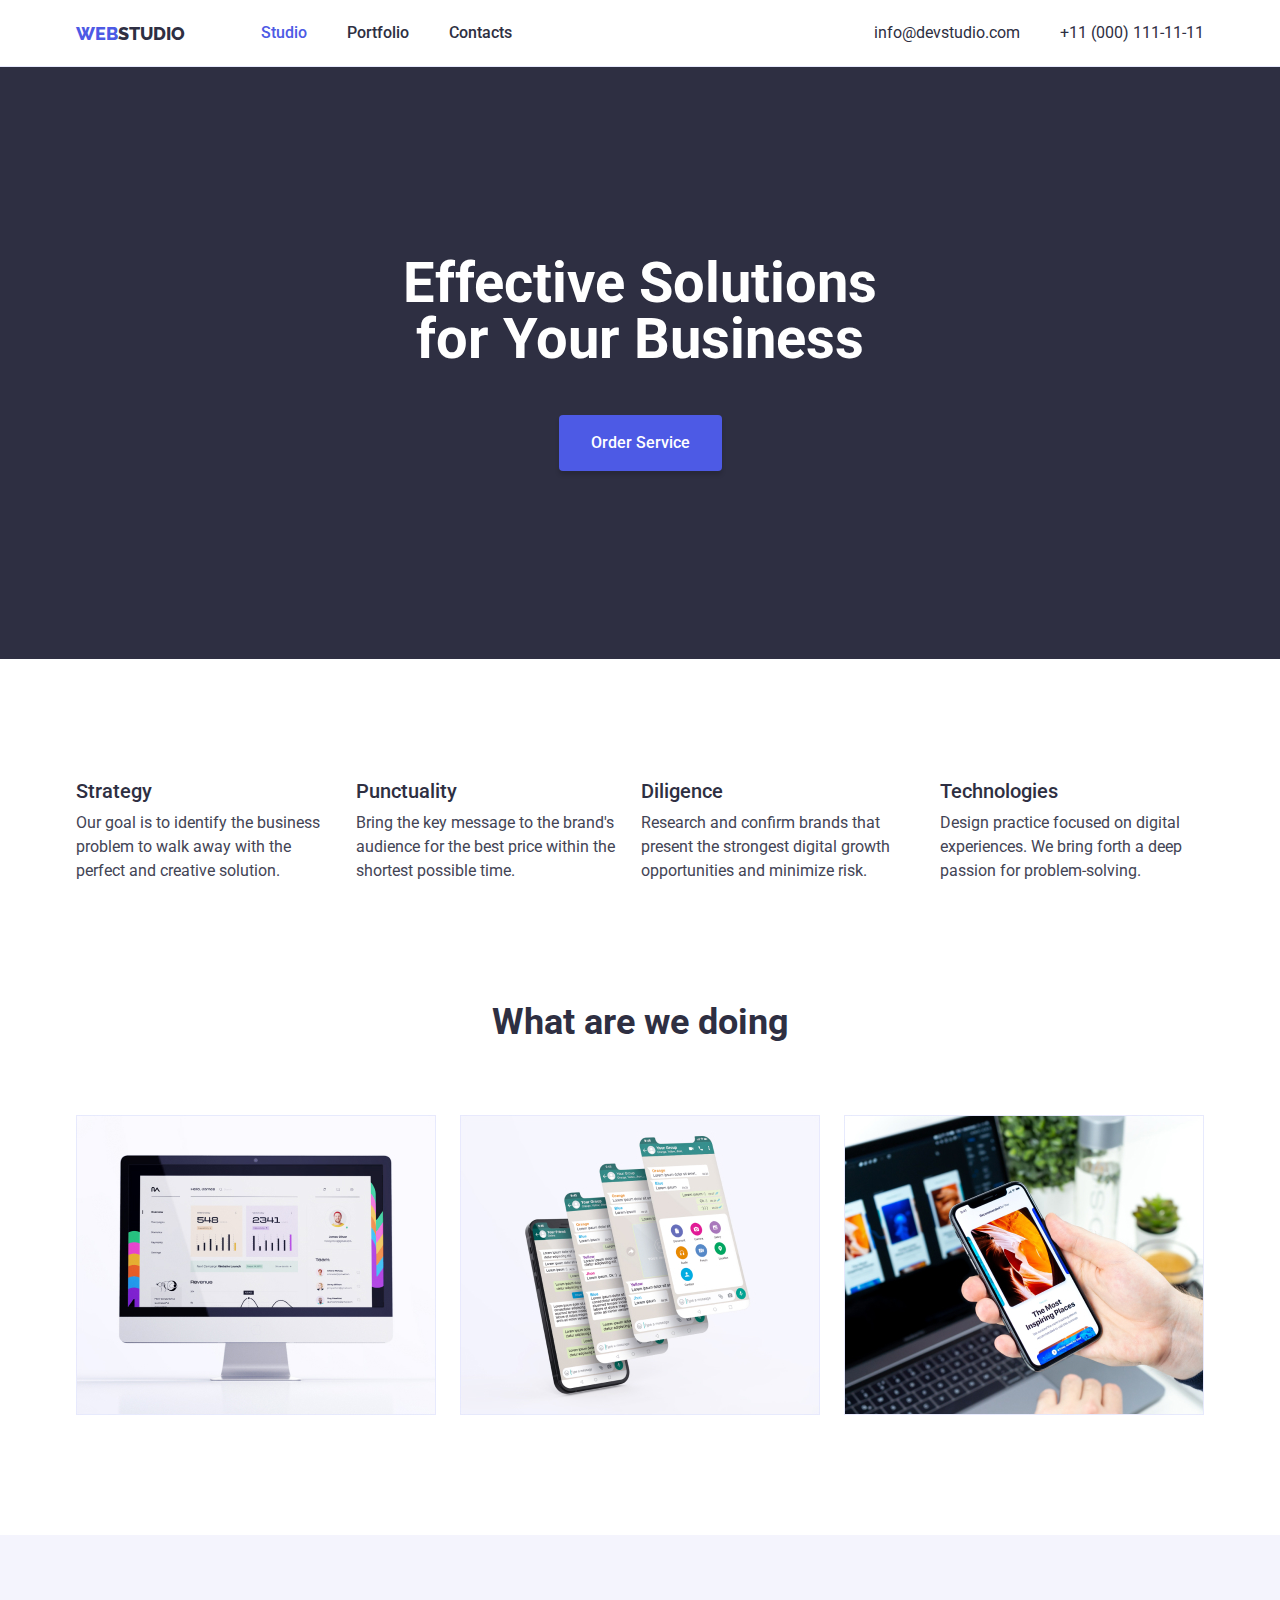
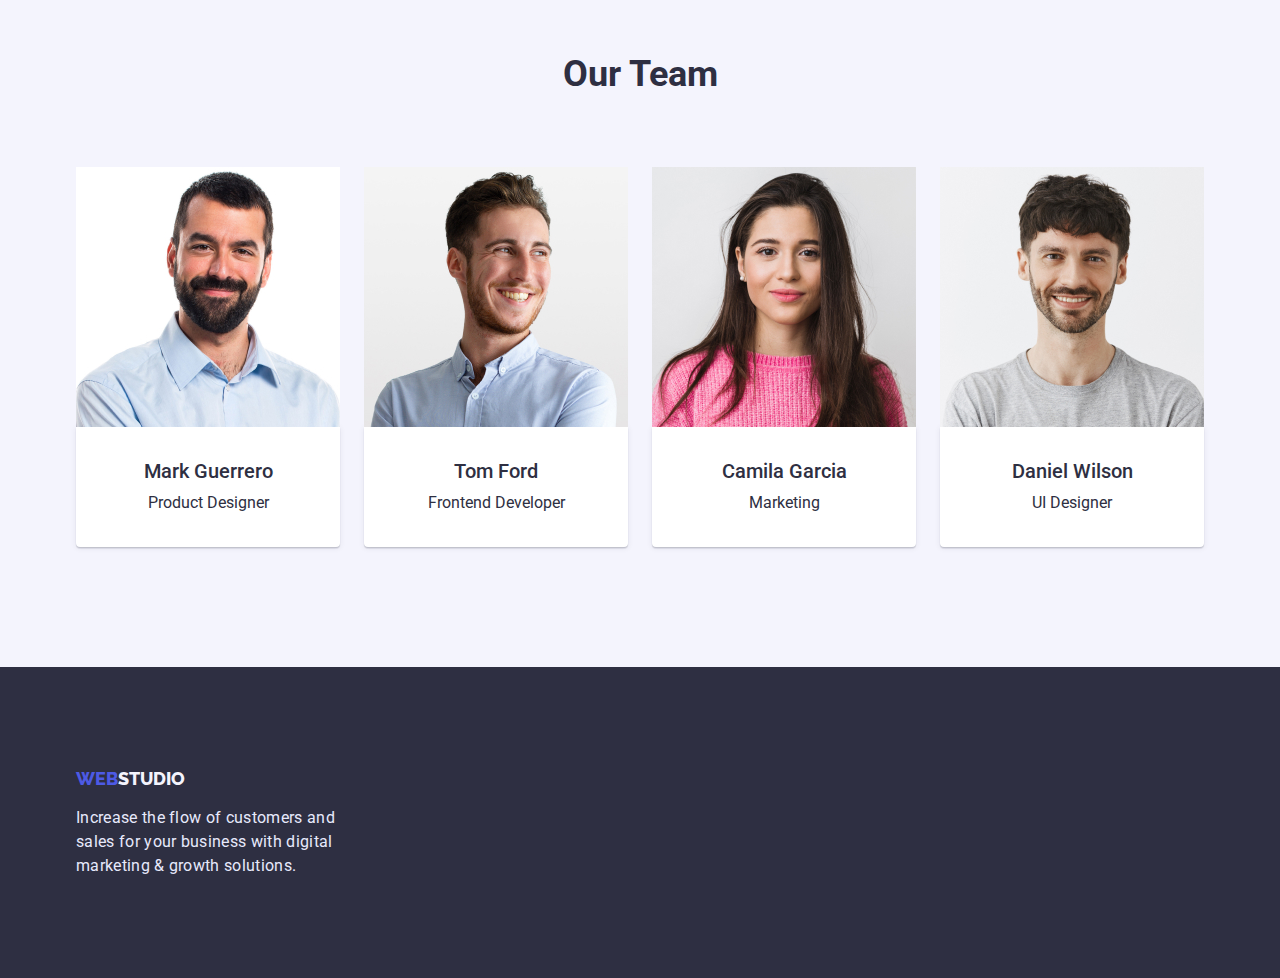
<file: index.html>
<!DOCTYPE html>
<html lang="en">
  <head>
    <meta charset="UTF-8" />
    <meta http-equiv="X-UA-Compatible" content="IE=edge" />
    <meta name="viewport" content="width=device-width, initial-scale=1.0" />
    <title>Document</title>

    <link
      rel="stylesheet"
      href="https://cdn.jsdelivr.net/npm/modern-normalize@1.1.0/modern-normalize.min.css"
    />

    <link
      href="https://fonts.googleapis.com/css2?family=Raleway:wght@800&family=Roboto:wght@400;500;700;900&display=swap"
      rel="stylesheet"
    />

    <link rel="stylesheet" href="./css/styles.css" />
  </head>
  <body>
    <header class="header-block">
      <div class="container header-container-blok">
        <nav class="header-container">
          <a href="index.html" class="logo-decoretion">
            <span class="logo">web</span
            ><span class="logo logo-black">studio</span></a
          >
          <ul class="link-block">
            <li><a class="link, current" href="./index.html">Studio</a></li>
            <li><a class="link" href="./portfolio.html">Portfolio</a></li>
            <li><a class="link" href="">Contacts</a></li>
          </ul>
        </nav>
        <ul class="contacts-block">
          <li>
            <a class="contacts" href="meilto:info@devstudio.com"
              >info@devstudio.com</a
            >
          </li>
          <li>
            <a class="contacts" href="tel:+110001111111">+11 (000) 111-11-11</a>
          </li>
        </ul>
      </div>
    </header>
    <main>
      <!--hero image-->

      <section class="hero">
        <div class="container">
          <h1 class="hero-name">Effective Solutions for Your Business</h1>
          <button type="button" class="hero-button">Order Service</button>
        </div>
      </section>

      <!--section 1-->
      <section class="section">
        <h2 hidden class="visuallyhidden">Title</h2>
        <ul class="link-style container">
          <li>
            <h3 class="feature">Strategy</h3>
            <p class="feature-text">
              Our goal is to identify the business problem to walk away with the
              perfect and creative solution.
            </p>
          </li>
          <li>
            <h3 class="feature">Punctuality</h3>
            <p class="feature-text">
              Bring the key message to the brand's audience for the best price
              within the shortest possible time.
            </p>
          </li>
          <li>
            <h3 class="feature">Diligence</h3>
            <p class="feature-text">
              Research and confirm brands that present the strongest digital
              growth opportunities and minimize risk.
            </p>
          </li>
          <li>
            <h3 class="feature">Technologies</h3>
            <p class="feature-text">
              Design practice focused on digital experiences. We bring forth a
              deep passion for problem-solving.
            </p>
          </li>
        </ul>
      </section>
      <!--section 2-->
      <section class="section-two section">
        <div class="container">
          <h2 class="section-name">What are we doing</h2>
          <ul class="img-block">
            <li class="team-card-one">
              <img
                src="./images/img1.jpg"
                alt="img1"
                width="360"
                height="300"
              />
            </li>
            <li class="img-block-link">
              <img
                src="./images/img2.jpg"
                alt="img2"
                width="360"
                height="300"
              />
            </li>
            <li class="img-block-link">
              <img
                src="./images/img3.jpg"
                alt="img3"
                width="360"
                height="300"
              />
            </li>
          </ul>
        </div>
      </section>
      <!--selection 3-->
      <section class="team-section">
        <div class="container section">
          <h2 class="section-name">Our Team</h2>

          <ul class="team-block">
            <li class="team-card-one">
              <img
                src="./images/img-3.jpg"
                alt="Mark"
                width="264"
                height="260"
              />
              <div class="team-wrapper">
                <h3 class="subtitle">Mark Guerrero</h3>
                <p class="text">Product Designer</p>
              </div>
            </li>
            <li class="team-card">
              <img
                src="./images/img-2.jpg"
                alt="Tom"
                width="264"
                height="260"
              />
              <div class="team-wrapper">
                <h3 class="subtitle">Tom Ford</h3>
                <p class="text">Frontend Developer</p>
              </div>
            </li>
            <li class="team-card">
              <img
                src="./images/img-1.jpg"
                alt="Camila"
                width="264"
                height="260"
              />
              <div class="team-wrapper">
                <h3 class="subtitle">Camila Garcia</h3>
                <p class="text">Marketing</p>
              </div>
            </li>
            <li class="team-card">
              <img
                src="./images/img.jpg"
                alt="Daniel"
                width="264"
                height="260"
              />
              <div class="team-wrapper">
                <h3 class="subtitle">Daniel Wilson</h3>
                <p class="text">UI Designer</p>
              </div>
            </li>
          </ul>
        </div>
      </section>
    </main>
    <!--Footer-->
    <footer class="background-footer">
      <div class="footer-block container">
        <a class="logo-decoretion" href="index.html">
          <span class="logo">web</span
          ><span class="logo logo-white">studio</span></a
        >
        <p class="footer-text">
          Increase the flow of customers and sales for your business with
          digital marketing & growth solutions.
        </p>
      </div>
    </footer>
  </body>
</html>
</file>
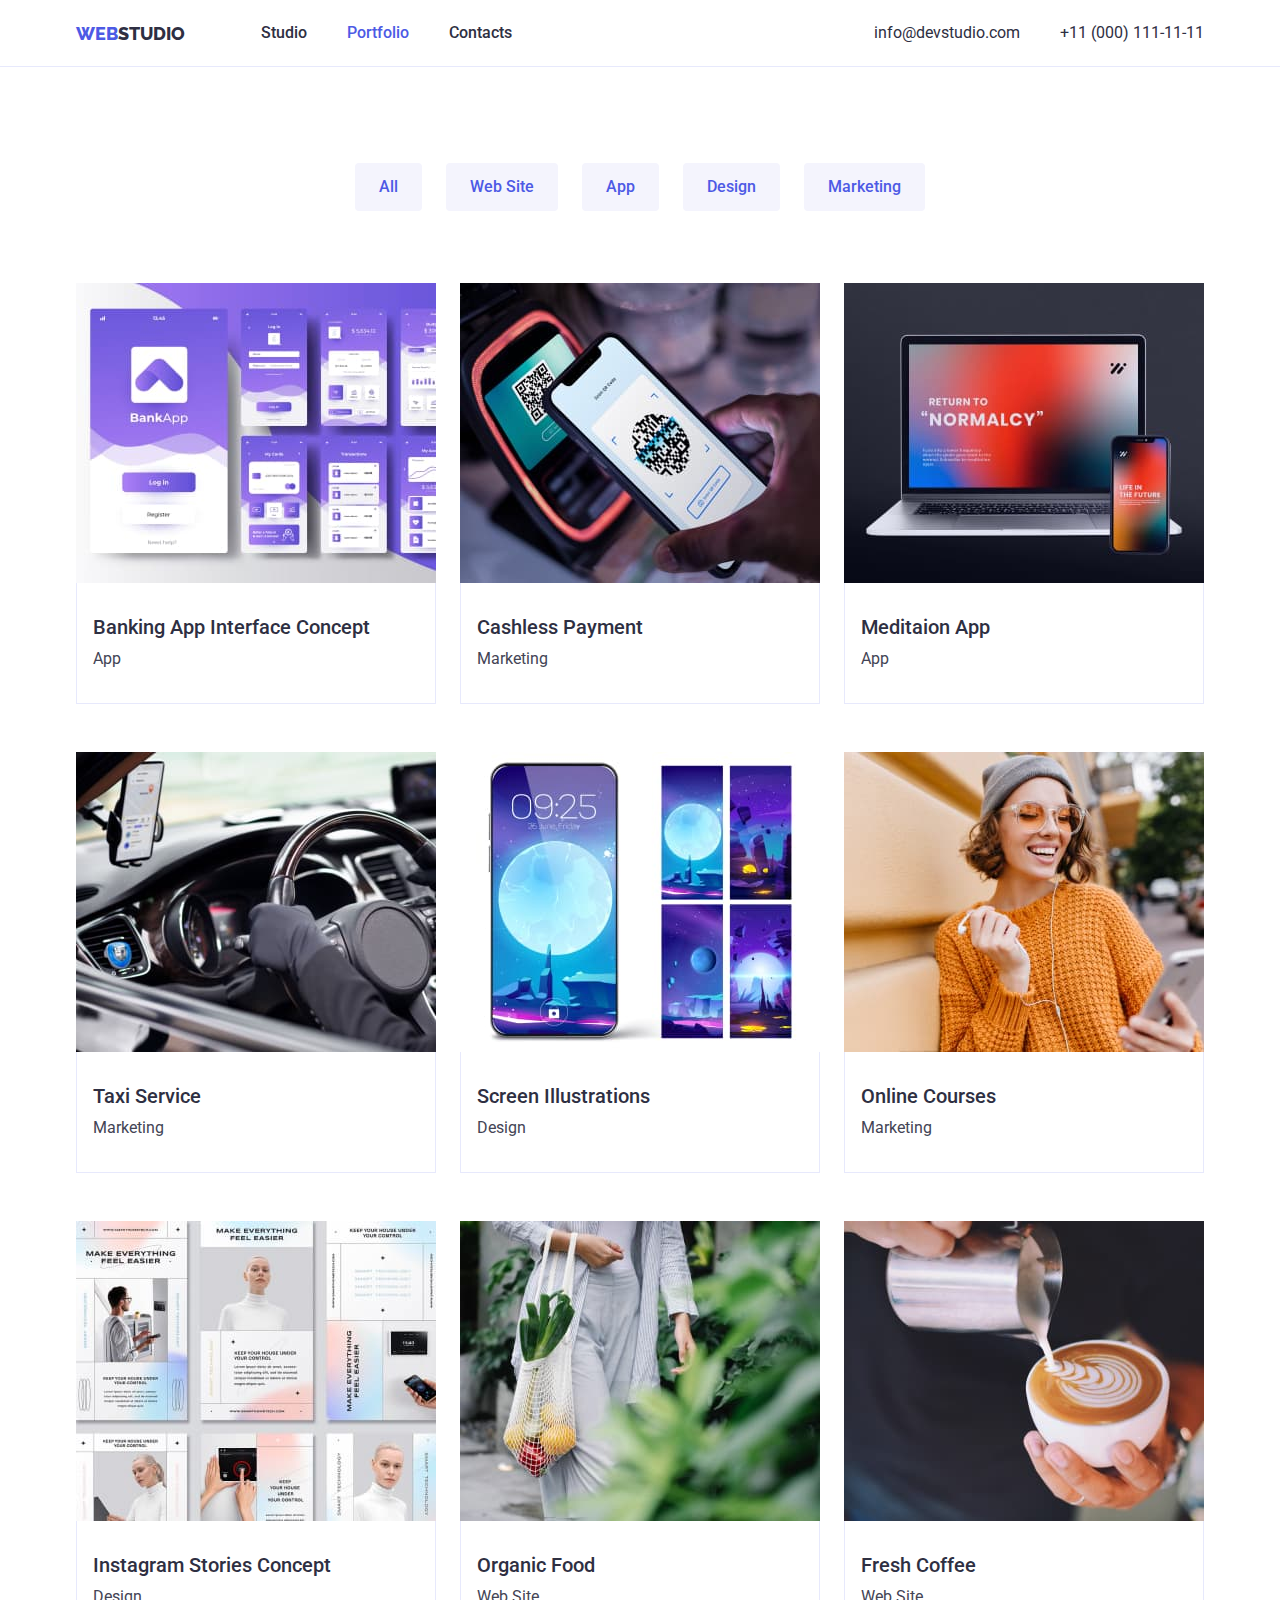
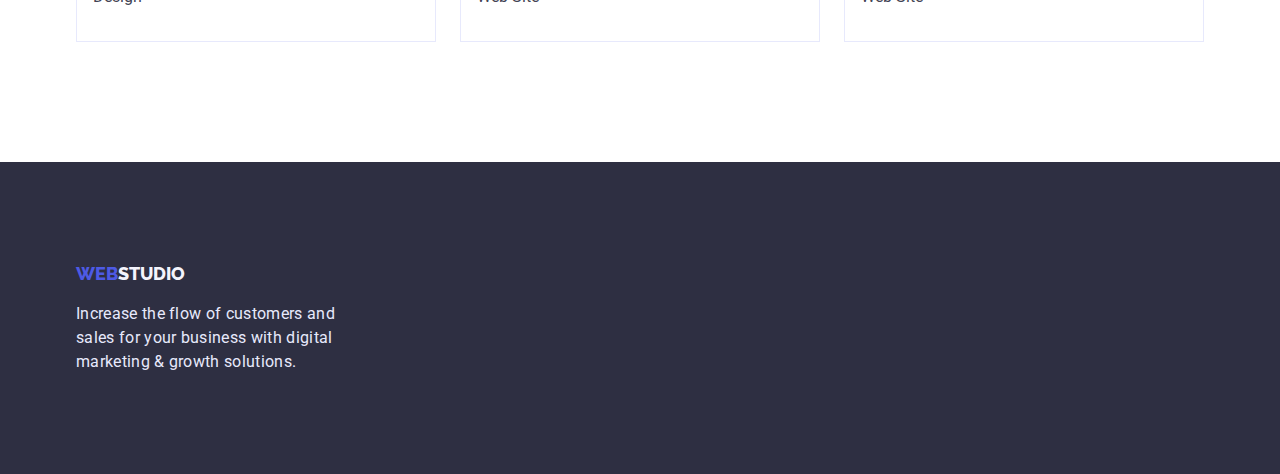
<file: portfolio.html>
<!DOCTYPE html>
<html lang="en">
  <head>
    <meta charset="UTF-8" />
    <meta http-equiv="X-UA-Compatible" content="IE=edge" />
    <meta name="viewport" content="width=device-width, initial-scale=1.0" />
    <title>Document</title>

    <link
      rel="stylesheet"
      href="https://cdn.jsdelivr.net/npm/modern-normalize@1.1.0/modern-normalize.min.css"
    />

    <link
      href="https://fonts.googleapis.com/css2?family=Raleway:wght@800&family=Roboto:wght@400;500;700&display=swap"
      rel="stylesheet"
    />

    <link rel="stylesheet" href="./css/styles.css" />
  </head>
  <body>
    <header class="header-block">
      <div class="container header-container-blok">
        <nav class="header-container">
          <a href="index.html" class="logo-decoretion">
            <span class="logo">web</span
            ><span class="logo logo-black">studio</span></a
          >
          <ul class="link-block">
            <li><a class="link" href="./index.html">Studio</a></li>
            <li><a class="link, current" href="">Portfolio</a></li>
            <li><a class="link" href="">Contacts</a></li>
          </ul>
        </nav>
        <ul class="contacts-block">
          <li>
            <a class="contacts" href="meilto:info@devstudio.com"
              >info@devstudio.com</a
            >
          </li>
          <li>
            <a class="contacts" href="tel:+110001111111">+11 (000) 111-11-11</a>
          </li>
        </ul>
      </div>
    </header>
    <main>
      <section class="section portfolio-section">
        <div class="container">
          <h1 class="visuallyhidden">Portfolio</h1>
          <ul class="btn-section">
            <li><button class="btn" type="button">All</button></li>
            <li><button class="btn" type="button">Web Site</button></li>
            <li><button class="btn" type="button">App</button></li>
            <li><button class="btn" type="button">Design</button></li>
            <li><button class="btn" type="button">Marketing</button></li>
          </ul>
          <ul class="projeckt-list">
            <li class="projeckt-link">
              <img src="./images/portfolio1.jpg" alt="list" />
              <div class="portfolio-wrapper">
                <h2 class="feature">Banking App Interface Concept</h2>
                <p class="feature-text">App</p>
              </div>
            </li>
            <li class="projeckt-link">
              <img src="./images/portfolio2.jpg" alt="phone and terminal" />
              <div class="portfolio-wrapper">
                <h2 class="feature">Cashless Payment</h2>
                <p class="feature-text">Marketing</p>
              </div>
            </li>
            <li class="projeckt-link">
              <img src="./images/portfolio3.jpg" alt="phone and laptop" />
              <div class="portfolio-wrapper">
                <h2 class="feature">Meditaion App</h2>
                <p class="feature-text">App</p>
              </div>
            </li>
            <li class="projeckt-link">
              <img src="./images/portfolio4.jpg" alt="steering wheel" />
              <div class="portfolio-wrapper">
                <h2 class="feature">Taxi Service</h2>
                <p class="feature-text">Marketing</p>
              </div>
            </li>
            <li class="projeckt-link">
              <img src="./images/portfolio5.jpg" alt="phone screen" />
              <div class="portfolio-wrapper">
                <h2 class="feature">Screen Illustrations</h2>
                <p class="feature-text">Design</p>
              </div>
            </li>
            <li class="projeckt-link">
              <img
                src="./images/portfolio6.jpg"
                alt="girl in an orange sweater"
              />
              <div class="portfolio-wrapper">
                <h2 class="feature">Online Courses</h2>
                <p class="feature-text">Marketing</p>
              </div>
            </li>
            <li class="projeckt-link">
              <img
                src="./images/portfolio7.jpg"
                alt="Instagram Stories Concept"
              />
              <div class="portfolio-wrapper">
                <h2 class="feature">Instagram Stories Concept</h2>
                <p class="feature-text">Design</p>
              </div>
            </li>
            <li class="projeckt-link">
              <img src="./images/portfolio8.jpg" alt="fruit in a bag" />
              <div class="portfolio-wrapper">
                <h2 class="feature">Organic Food</h2>
                <p class="feature-text">Web Site</p>
              </div>
            </li>
            <li class="projeckt-link">
              <img src="./images/portfolio9.jpg" alt="coffee in a cap" />
              <div class="portfolio-wrapper">
                <h2 class="feature">Fresh Coffee</h2>
                <p class="feature-text">Web Site</p>
              </div>
            </li>
          </ul>
        </div>
      </section>
    </main>

    <footer class="background-footer">
      <div class="footer-block container">
        <a class="logo-decoretion" href="index.html">
          <span class="logo">web</span
          ><span class="logo logo-white">studio</span></a
        >
        <p class="footer-text">
          Increase the flow of customers and sales for your business with
          digital marketing & growth solutions.
        </p>
      </div>
    </footer>
  </body>
</html>
</file>
<file: css/styles.css>
:root {
  /* font */
  --main-font: "Roboto", sans-serif;
  --secondary-font: "Raleway", sans-serif;

  /*text colors*/
  --hero-text-color: #ffffff;
  --accent-color: #4d5ae5;
  --primary-color-text: #2e2f42;
  --dark-text-color: #434455;
  --light-text-color: #e7e9fc;
  --button-text-color: #ffffff;
  --button-click-color: #404bbf;

  /* background colors*/

  --background-dark: #2e2f42;
  --background-light: #f4f4fd;
  --background-image: #e7e9fc;
}

h1 {
  margin: 0;
  padding: 0;
}
h2 {
  margin: 0;
  padding: 0;
}
h3 {
  margin: 0;
  padding: 0;
}
h4 {
  margin: 0;
  padding: 0;
}
p {
  margin: 0;
  padding: 0;
}
ul {
  margin: 0;
  padding: 0;
}

.current {
  color: var(--accent-color);
  text-decoration: none;
}

.current:hover,
.current:focus {
  color: var(--button-click-color);
}

img {
  display: block;
}

.visuallyhidden {
  border: 0;
  clip: rect(0 0 0 0);
  clip-path: inset(100%);
  height: 1px;
  margin: -1px;
  overflow: hidden;
  padding: 0;
  position: absolute;
  width: 1px;
  white-space: nowrap;
}

body {
  font-family: var(--main-font);
  color: var(--primary-color-text);
}

.container {
  width: 1158px;
  padding-left: 15px;
  padding-right: 15px;

  margin-left: auto;
  margin-right: auto;
}

.section {
  padding-top: 120px;
  padding-bottom: 120px;
}

/*header*/

.header-container {
  display: flex;
  align-items: center;
}

/*logo*/
.logo {
  font-family: var(--secondary-font);

  font-weight: 800;
  font-size: 18px;
  line-height: 1.3;

  text-decoration: none;
  text-transform: uppercase;
  color: var(--accent-color);
}

.logo-black {
  color: var(--primary-color-text);
}
.logo-white {
  color: var(--background-light);
}

.logo-decoretion {
  text-decoration: none;
  margin-right: 76px;
}
/*навигация*/
.link {
  text-decoration: none;
  color: currentColor;
  display: block;
}

ul {
  list-style-type: none;
}

.link:hover,
.link:focus {
  color: var(--button-click-color);
}

.link-block {
  display: flex;
  gap: 40px;
  padding-top: 24px;
  padding-bottom: 24px;

  font-family: "Roboto";

  font-weight: 500;
}

.contacts {
  font-weight: 400;
  font-size: 16px;
  line-height: 1.5;

  color: var(--primary-color-text);
  text-decoration: none;
}
.contacts-block {
  display: flex;
  gap: 40px;
  margin-left: auto;
  justify-content: flex-end;
  align-items: flex-start;
  color: var(--dark-text-color);
}

.contacts:hover,
.contacts:focus {
  color: var(--button-click-color);
}

.link-nav {
  display: flex;
  gap: 40px;
}

.header-container-blok {
  display: flex;
  align-items: center;
}

.header-block {
  display: flex;
  align-items: center;
  border-bottom: 1px solid #e7e9fc;
}

/*hero*/

.hero {
  background: var(--background-dark);

  text-align: center;

  padding-top: 188px;
  padding-bottom: 188px;
}

.hero-button {
  background: var(--accent-color);
  color: var(--button-text-color);
  box-shadow: 0px 4px 4px rgba(0, 0, 0, 0.15);
  font-weight: 500;
  font-size: 16px;
  line-height: 1.5;
  font-family: inherit;
  border-radius: 4px;

  padding: 16px 32px;
  border: none;
}

.hero-button:hover,
.hero-button:focus {
  background: var(--button-click-color);
  box-shadow: 0px 4px 4px rgba(0, 0, 0, 0.15);
  border-radius: 4px;
}

.hero-name {
  font-size: 56px;
  line-height: 1;
  color: var(--hero-text-color);
  max-width: 498px;
  margin-bottom: 48px;
  margin-left: auto;
  margin-right: auto;
}

/*section 1*/

.link-style {
  display: flex;
  align-items: center;
  gap: 24px;
}

.feature {
  font-weight: 500;
  font-size: 20px;
  line-height: 24px;
  flex: none;
  order: 0;
  flex-grow: 0;
  margin-bottom: 8px;
}

.feature-text {
  font-weight: 400;
  font-size: 16px;
  line-height: 24px;
  color: var(--dark-text-color);
}

/*section 2*/
.section-two {
  padding-top: 0;
}

.img-block {
  display: flex;
}

.img-block-link {
  margin-left: 24px;
}

/*section 3*/

.team-section {
  background-color: #f4f4fd;
}

.section-name {
  font-weight: 700;
  font-size: 36px;
  line-height: 1.1;

  text-align: center;

  margin-bottom: 72px;
}

.portfolio-section {
  padding-top: 96px;
}

.subtitle {
  font-weight: 500;
  font-size: 20px;
  line-height: 1.2;
  text-align: center;
  margin-bottom: 8px;
}

.text {
  font-weight: 400;
  font-size: 16px;
  line-height: 1.5;
  text-align: center;
}

/*footer*/

.background-footer {
  background: var(--background-dark);
}
.footer-text {
  color: var(--light-text-color);
  font-weight: 400;
  font-size: 16px;
  line-height: 1.5;
  letter-spacing: 0.02em;

  width: 264px;
  padding-top: 16px;
}

.footer-block {
  padding-top: 100px;
  padding-bottom: 100px;
}

/*button*/
.btn {
  background: var(--background-light);
  color: var(--accent-color);

  font-weight: 500;
  font-size: 16px;
  line-height: 1.5;
  border: none;
  border-radius: 4px;
  padding: 12px 24px;
}

.btn:hover,
.btn:focus {
  background: var(--button-click-color);
  box-shadow: 0px 3px 1px rgba(0, 0, 0, 0.1), 0px 2px 1px rgba(0, 0, 0, 0.08),
    0px 2px 2px rgba(0, 0, 0, 0.12);
  color: var(--button-text-color);
  font-weight: 500;
  font-size: 16px;
  line-height: 1.5;
}

/*PORTFOLIO*/

.btn-section {
  display: flex;
  justify-content: center;
  gap: 24px;
  margin-bottom: 72px;
}

.projeckt-list {
  display: flex;
  column-gap: 24px;
  row-gap: 48px;
  flex-wrap: wrap;

  padding: 0;
}

.projeckt-list:nth-child(3n) {
  margin-left: 0;
}
.projeckt-list:nth-child(n + 3) {
  margin-top: 48px;
}

.team-block {
  display: flex;
}
.team-card-one {
  margin-left: 0;
}
.team-card {
  margin-left: 24px;
}

.projeckt-link {
  width: calc((100% - 2 * 24px) / 3);
}

.team-wrapper {
  padding-top: 32px;
  padding-bottom: 32px;
  background: #ffffff;
  box-shadow: 0px 1px 6px rgba(46, 47, 66, 0.08),
    0px 1px 1px rgba(46, 47, 66, 0.16), 0px 2px 1px rgba(46, 47, 66, 0.08);
  border-radius: 0px 0px 4px 4px;
}

.portfolio-wrapper {
  padding: 32px 16px;

  border: 1px solid #e7e9fc;
  border-top: none;
}
</file>
